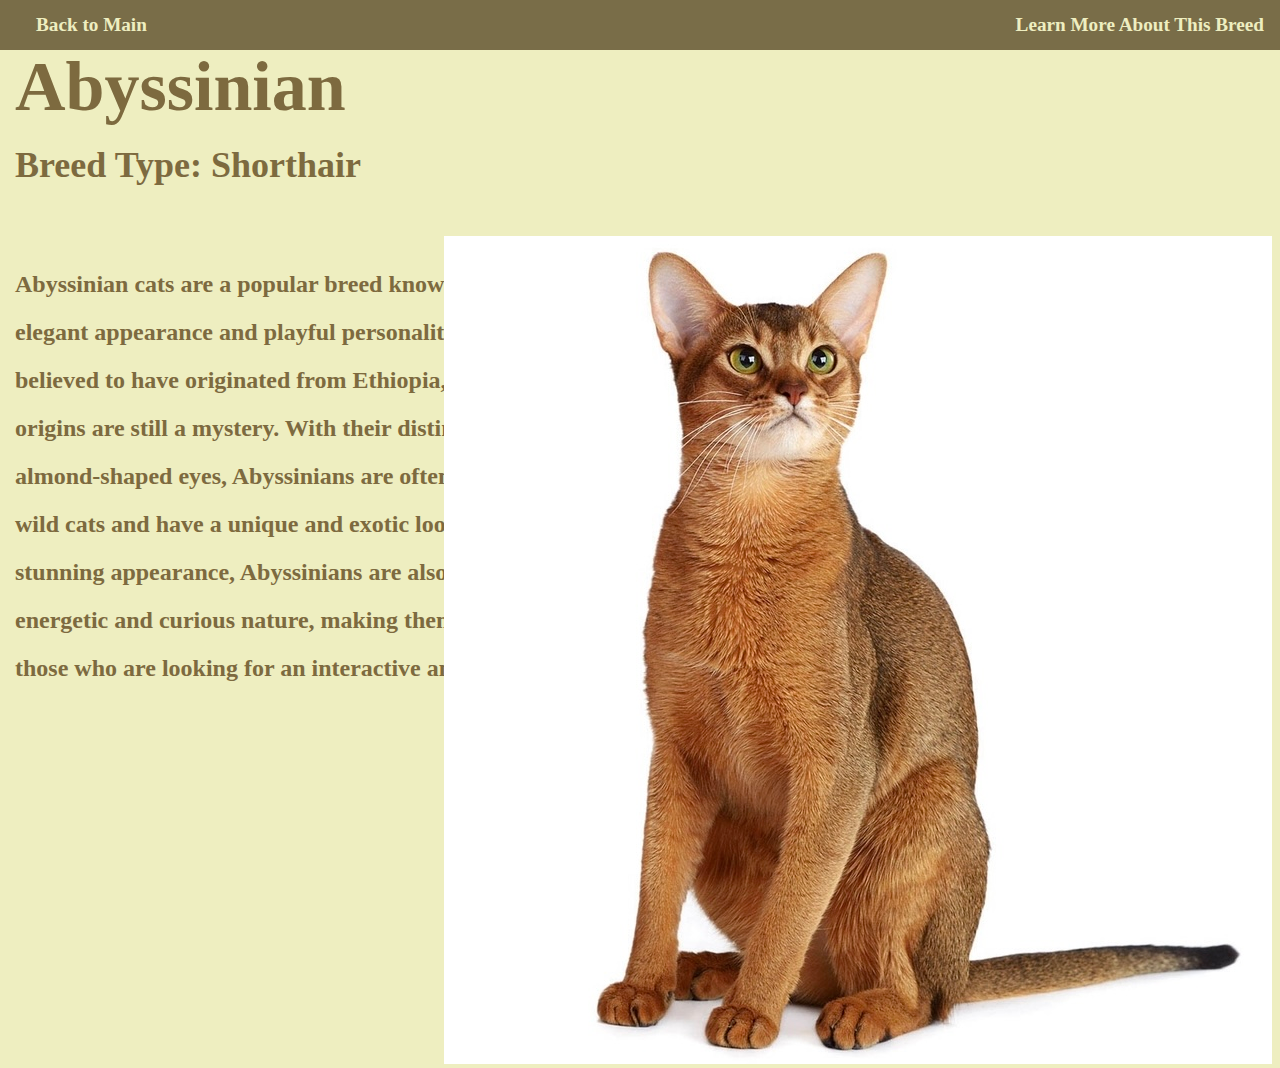
<file: abyssinian.html>
<!DOCTYPE html>
<html>
    <head>
        <title>Abyssinian</title>
        <link rel="stylesheet" href="breeds.css">
    </head>
    <body>
        <nav>
            <ul>
              <li><a href="index.html">Back to Main</a></li>
              <li style="float: right;"><a href="https://www.purina.co.uk/find-a-pet/cat-breeds/abyssinian">Learn More About This Breed</a></li>
            </ul>
          </nav>

        <h1>Abyssinian</h1>
        <h2>Breed Type: Shorthair</h2>
        <p>
            Abyssinian cats are a popular breed known for their sleek and elegant 
            appearance and playful personality. These cats are believed to have 
            originated from Ethiopia, but their true origins are still a mystery. 
            With their distinctive ticked fur and almond-shaped eyes, Abyssinians 
            are often compared to small wild cats and have a unique and exotic look. 
            Beyond their stunning appearance, Abyssinians are also known for their 
            energetic and curious nature, making them a great choice for those who 
            are looking for an interactive and playful pet.
        </p>
        <div class="image">
            <img src="image/abyssinian.jpg" alt="Image">
        </div>

    </body>
</html>
</file>
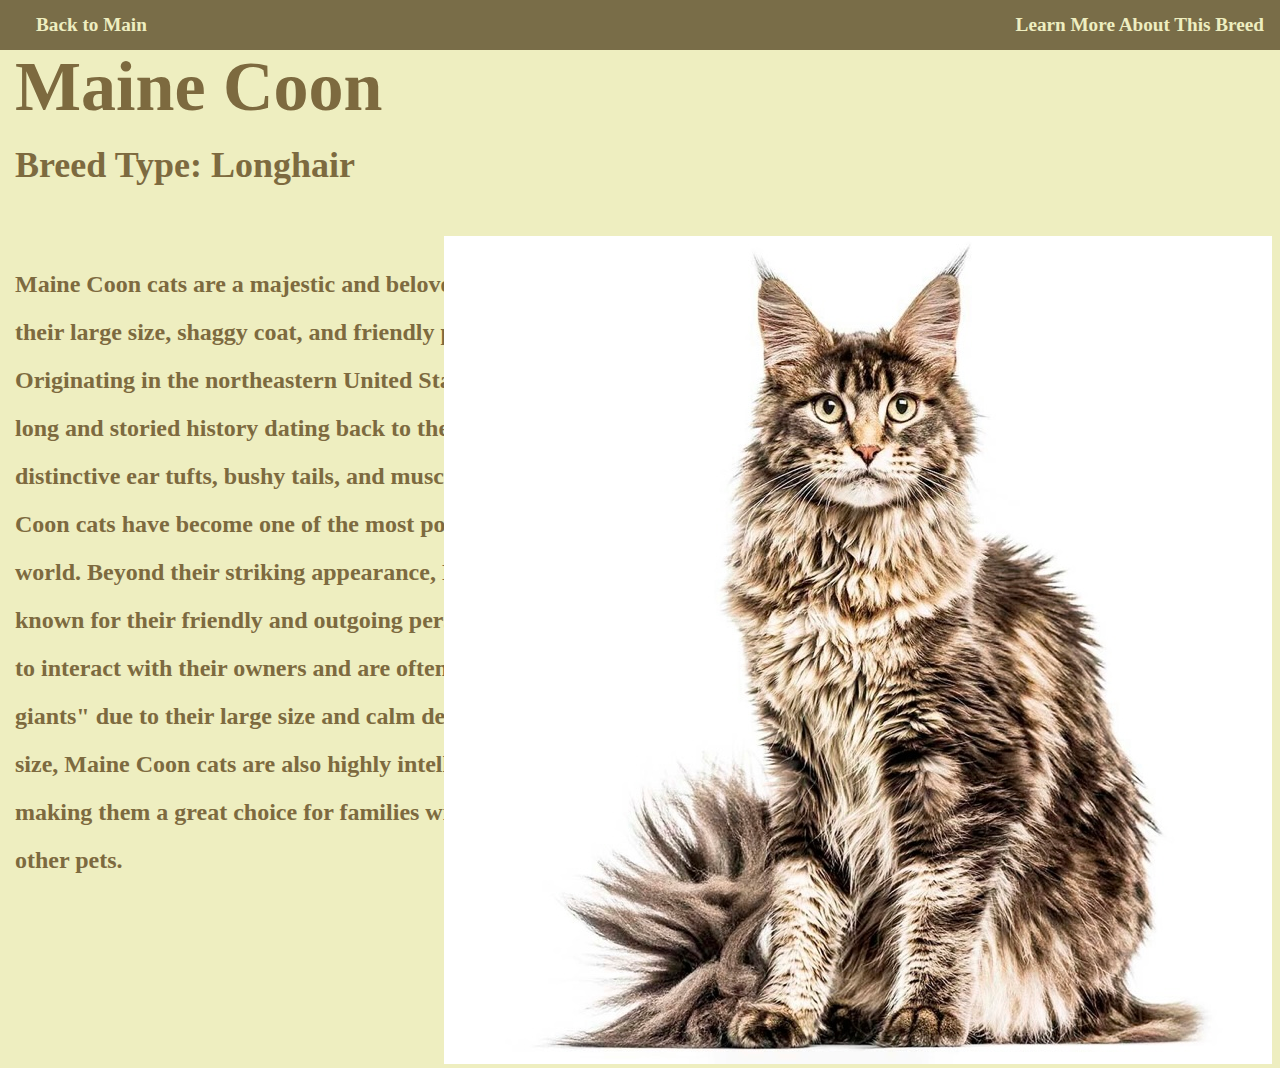
<file: maine_coon.html>
<!DOCTYPE html>
<html>
    <head>
        <title>Maine Coon</title>
        <link rel="stylesheet" href="breeds.css">
    </head>
    <body>
        <nav>
        <ul>
            <li><a href="index.html">Back to Main</a></li>
            <li style="float: right;"><a href="https://www.purina.co.uk/find-a-pet/cat-breeds/maine-coon">Learn More About This Breed</a></li>
          </ul>
        </nav>
        <h1>Maine Coon</h1>
        <h2>Breed Type: Longhair</h2>
        <p>
            Maine Coon cats are a majestic and beloved breed known for their large 
            size, shaggy coat, and friendly personalities. Originating in the 
            northeastern United States, these cats have a long and storied history 
            dating back to the 1800s. With their distinctive ear tufts, bushy tails, 
            and muscular build, Maine Coon cats have become one of the most popular 
            breeds in the world. Beyond their striking appearance, Maine Coon cats 
            are known for their friendly and outgoing personalities. They love to 
            interact with their owners and are often described as "gentle giants" 
            due to their large size and calm demeanor. Despite their size, Maine 
            Coon cats are also highly intelligent and playful, making them a great 
            choice for families with children and other pets.
        </p>
        <div class="image">
            <img src="image/mainecoon.jpg" alt="Image">
        </div>

    </body>
</html>
</file>
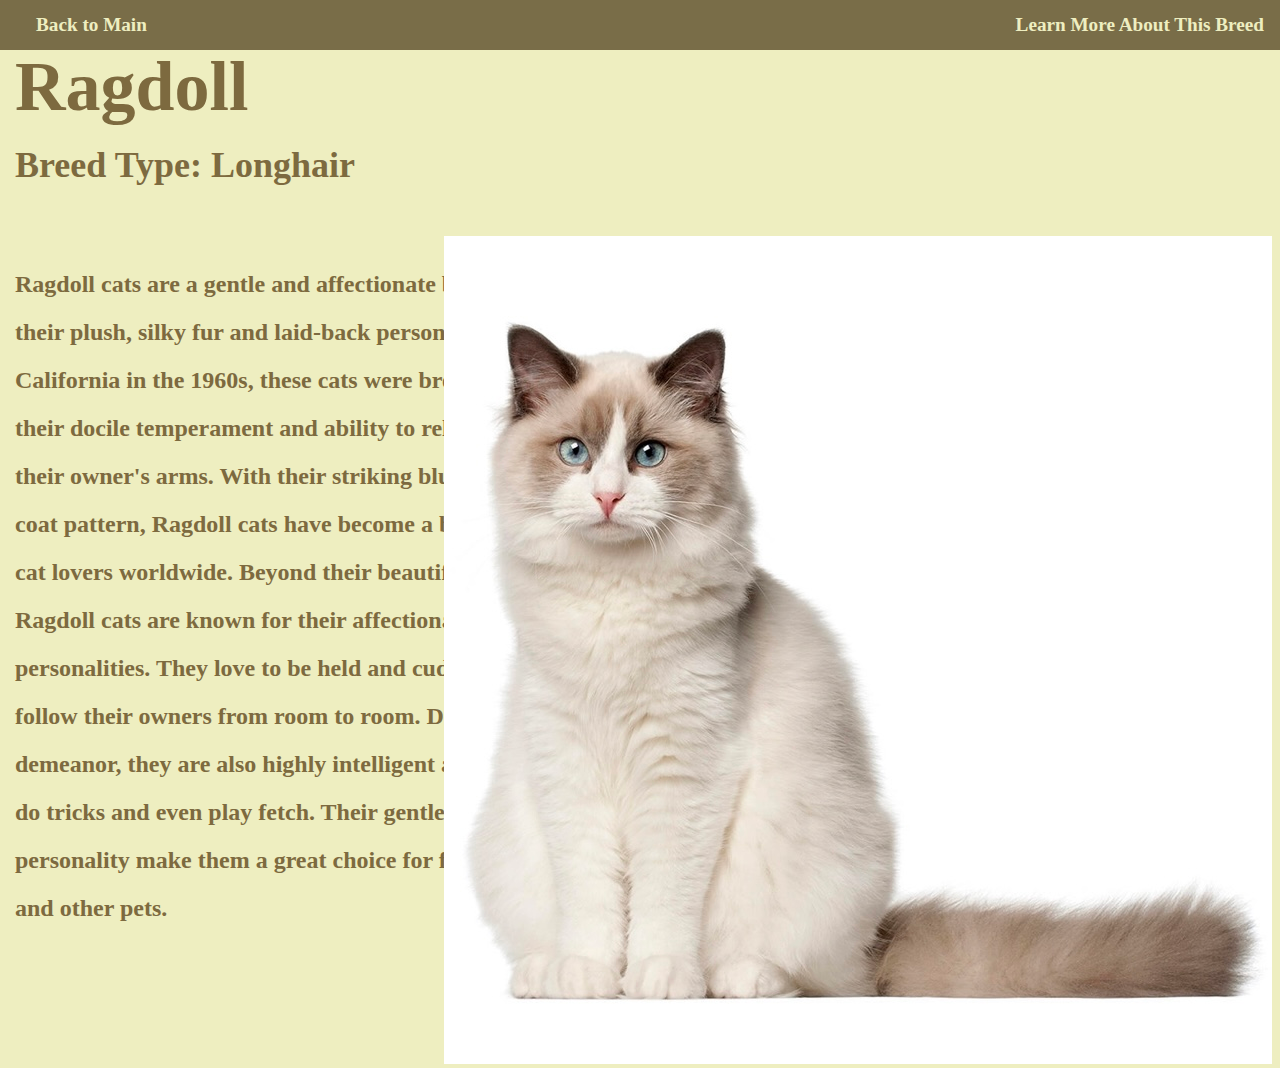
<file: ragdoll.html>
<!DOCTYPE html>
<html>
    <head>
        <title>Ragdoll</title>
        <link rel="stylesheet" href="breeds.css">
    </head>
    <body>
        <nav>
        <ul>
            <li><a href="index.html">Back to Main</a></li>
            <li style="float: right;"><a href="https://www.purina.co.uk/find-a-pet/cat-breeds/ragdoll">Learn More About This Breed</a></li>
          </ul>
        </nav>
        <h1>Ragdoll</h1>
        <h2>Breed Type: Longhair</h2>
        <p>
            Ragdoll cats are a gentle and affectionate breed known for their plush, 
            silky fur and laid-back personalities. Originating in California in the 
            1960s, these cats were bred specifically for their docile temperament 
            and ability to relax completely in their owner's arms. With their striking 
            blue eyes and pointed coat pattern, Ragdoll cats have become a beloved 
            breed among cat lovers worldwide. Beyond their beautiful appearance, 
            Ragdoll cats are known for their affectionate and easygoing personalities. 
            They love to be held and cuddled, and often follow their owners from room 
            to room. Despite their relaxed demeanor, they are also highly intelligent 
            and can be trained to do tricks and even play fetch. Their gentle nature 
            and playful personality make them a great choice for families with children 
            and other pets.
        </p
        ><div class="image">
            <img src="image/ragdoll.jpg" alt="Image">
        </div>

    </body>
</html>
</file>
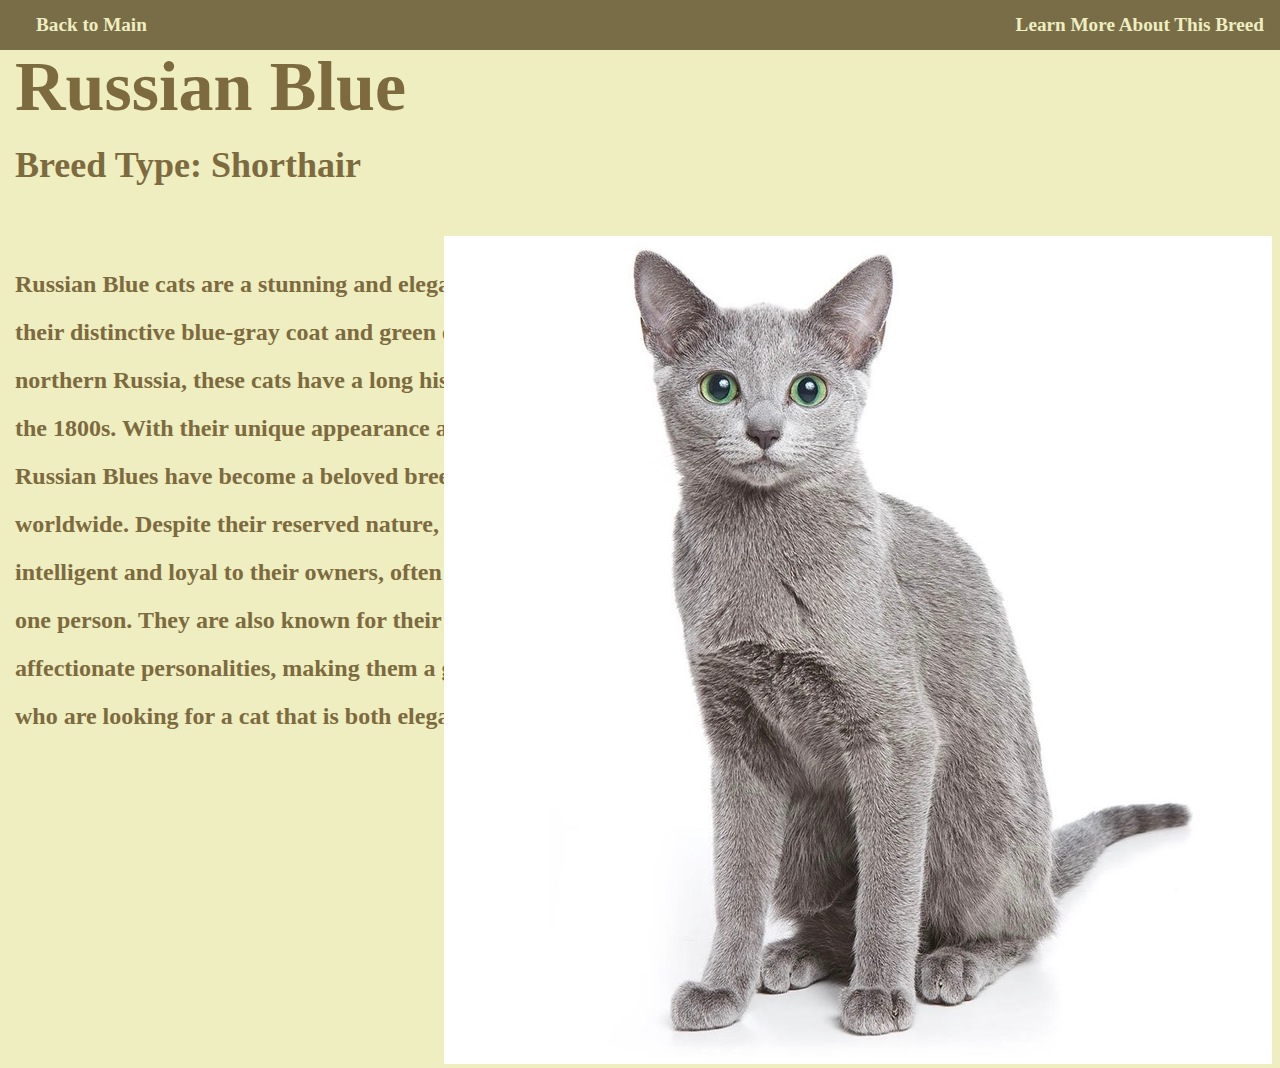
<file: russian_blue.html>
<!DOCTYPE html>
<html>
    <head>
        <title>Russian Blue</title>
        <link rel="stylesheet" href="breeds.css">
    </head>
    <body>
        <nav>
        <ul>
            <li><a href="index.html">Back to Main</a></li>
            <li style="float: right;"><a href="https://www.purina.co.uk/find-a-pet/cat-breeds/russian-blue">Learn More About This Breed</a></li>
          </ul>
        </nav>
        <h1>Russian Blue</h1>
        <h2>Breed Type: Shorthair</h2>
        <p>
            Russian Blue cats are a stunning and elegant breed known for their distinctive 
            blue-gray coat and green eyes. Originating in northern Russia, these cats have 
            a long history dating back to the 1800s. With their unique appearance and aloof 
            demeanor, Russian Blues have become a beloved breed among cat lovers worldwide. 
            Despite their reserved nature, they are highly intelligent and loyal to their 
            owners, often bonding closely with one person. They are also known for their 
            playful and affectionate personalities, making them a great choice for those 
            who are looking for a cat that is both elegant and engaging.
        </p>
        <div class="image">
            <img src="image/russianblue.jpg" alt="Image">
        </div>

    </body>
</html>
</file>
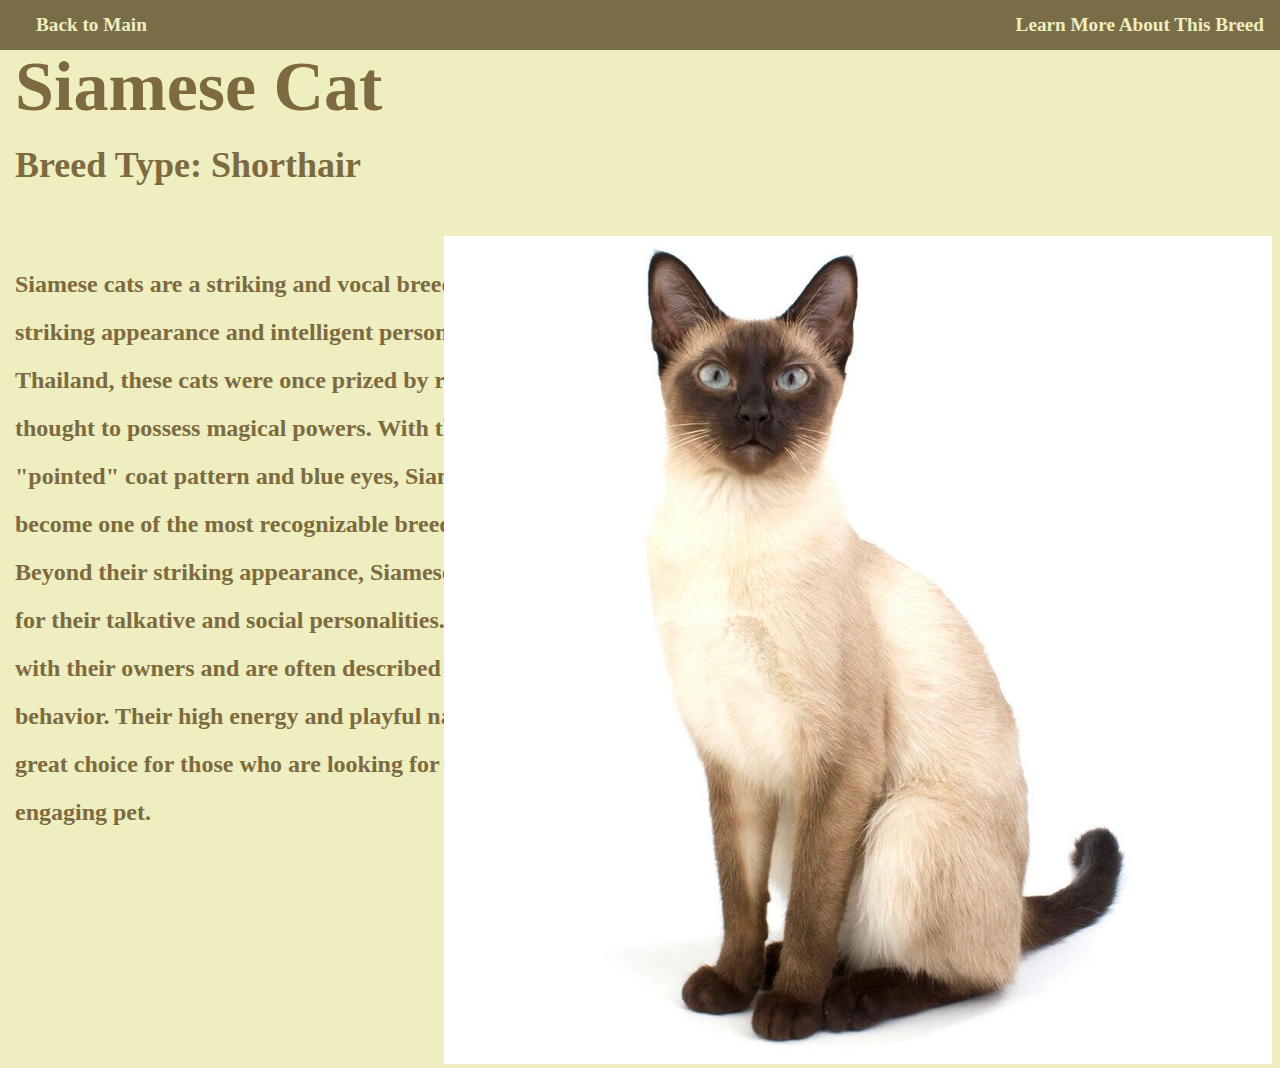
<file: siamese_cat.html>
<!DOCTYPE html>
<html>
    <head>
        <title>Siamese Cat</title>
        <link rel="stylesheet" href="breeds.css">
    </head>
    <body>
        <nav>
        <ul>
            <li><a href="index.html">Back to Main</a></li>
            <li style="float: right;"><a href="https://www.purina.co.uk/find-a-pet/cat-breeds/siamese">Learn More About This Breed</a></li>
          </ul>
        </nav>
        <h1>Siamese Cat</h1>
        <h2>Breed Type: Shorthair</h2>
        <p>
            Siamese cats are a striking and vocal breed known for their striking 
            appearance and intelligent personality. Originating in Thailand, these 
            cats were once prized by royalty and were thought to possess magical 
            powers. With their distinctive "pointed" coat pattern and blue eyes, 
            Siamese cats have become one of the most recognizable breeds in the 
            world. Beyond their striking appearance, Siamese cats are also known 
            for their talkative and social personalities. They love to interact 
            with their owners and are often described as "dog-like" in their behavior. 
            Their high energy and playful nature make them a great choice for those 
            who are looking for an interactive and engaging pet.
        </p>
        <div class="image">
            <img src="image/siamese.jpg" alt="Image">
        </div>

    </body>
</html>
</file>
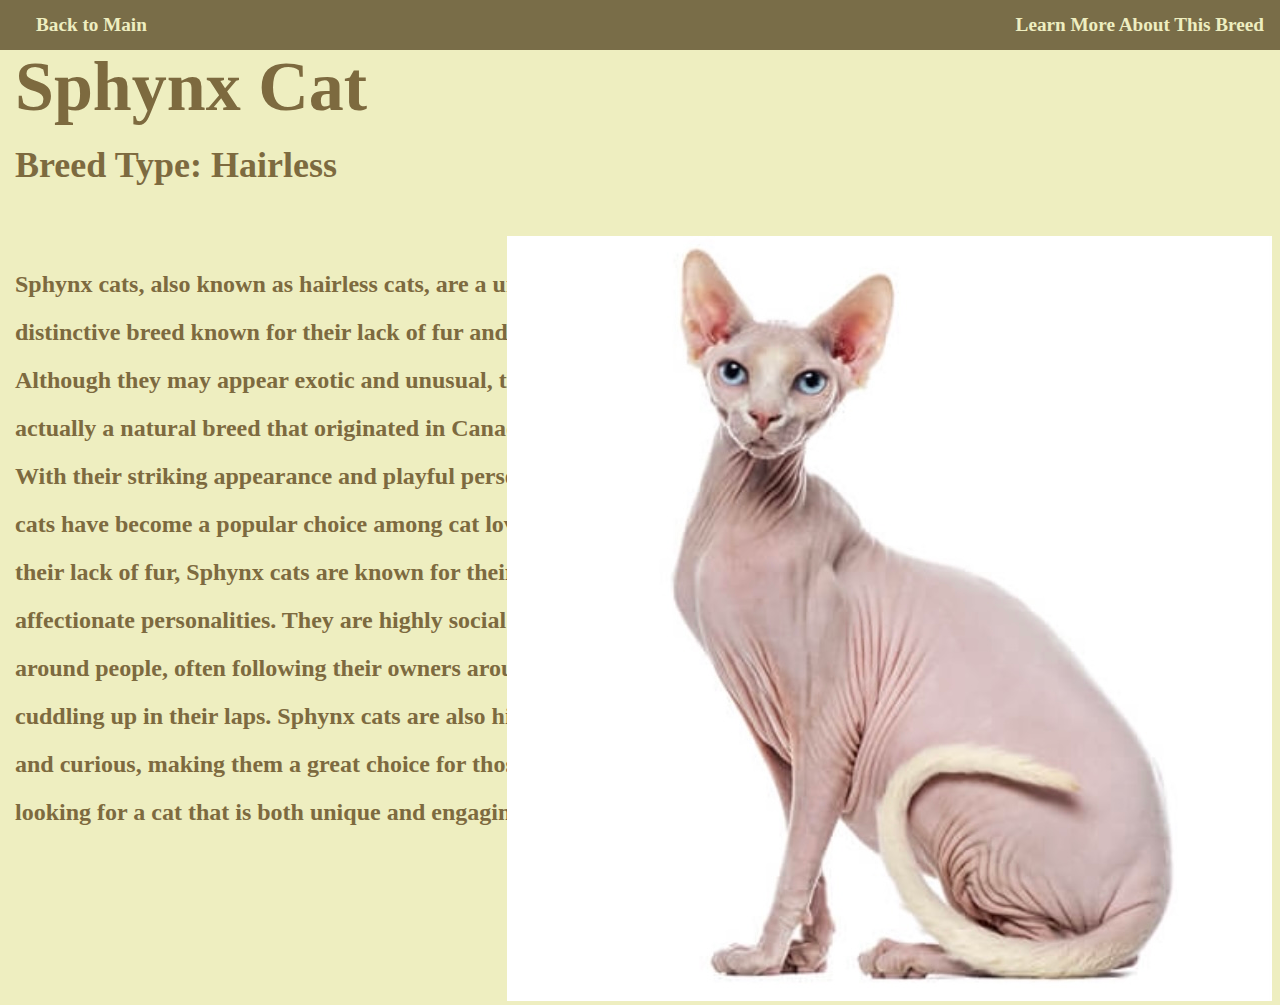
<file: sphynx_cat.html>
<!DOCTYPE html>
<html>
    <head>
        <title>Sphynx Cat</title>
        <link rel="stylesheet" href="breeds.css">
    </head>
    <body>
        <nav>
        <ul>
            <li><a href="index.html">Back to Main</a></li>
            <li style="float: right;"><a href="https://www.purina.co.uk/find-a-pet/cat-breeds/sphynx">Learn More About This Breed</a></li>
          </ul>
        </nav>
        <h1>Sphynx Cat</h1>
        <h2>Breed Type: Hairless</h2>
        <p>
                Sphynx cats, also known as hairless cats, are a unique and distinctive 
                breed known for their lack of fur and wrinkled skin. Although they may 
                appear exotic and unusual, they are actually a natural breed that 
                originated in Canada in the 1960s. With their striking appearance and 
                playful personality, Sphynx cats have become a popular choice among cat 
                lovers. Despite their lack of fur, Sphynx cats are known for their warm 
                and affectionate personalities. They are highly social and love to be 
                around people, often following their owners around and cuddling up in 
                their laps. Sphynx cats are also highly intelligent and curious, making 
                them a great choice for those who are looking for a cat that is both 
                unique and engaging.
        </p>
        <div class="image">
            <img src="image/sphinx.jpg" alt="Image">
        </div>

    </body>
</html>
</file>
<file: breeds.css>
body{
    font-family: Coquette;
    color: rgb(125, 106, 63);
    background-color: rgb(238, 238, 192);
    margin-left: 15px;
}

nav {
    position: fixed;
    top: 0;
    left: 0;
    width: 100%;
    background-color: rgb(92, 77, 42);
    opacity: 0.8;
  }
  
  ul {
    list-style-type: none;
    margin: 0;
    padding: 0;
    overflow: hidden;
  }
  
  li {
    float: left;
    margin-left: 20px;
    font-weight: 600;
  }
  
  li a {
    display: block;
    font-size: larger;
    color:  rgb(238, 238, 192);
    text-align: center;
    padding: 14px 16px;
    text-decoration: none;
  }

h1{
    font-size: 70px;
    text-align: left;
}

h2{
    font-size: 36px;
    margin-top: -30px;
    margin-bottom: 50px;
}

p{
    float: left;
    width: 650px;
    height: auto;
    font-size: 24px;
    font-weight: 600;
    line-height: 2;
    font-family: Agenda;
}

.image{
    float: right;
    width: auto;
    height: 400px;
    margin-right: 0px;
    margin-left: -800px;
}
</file>
